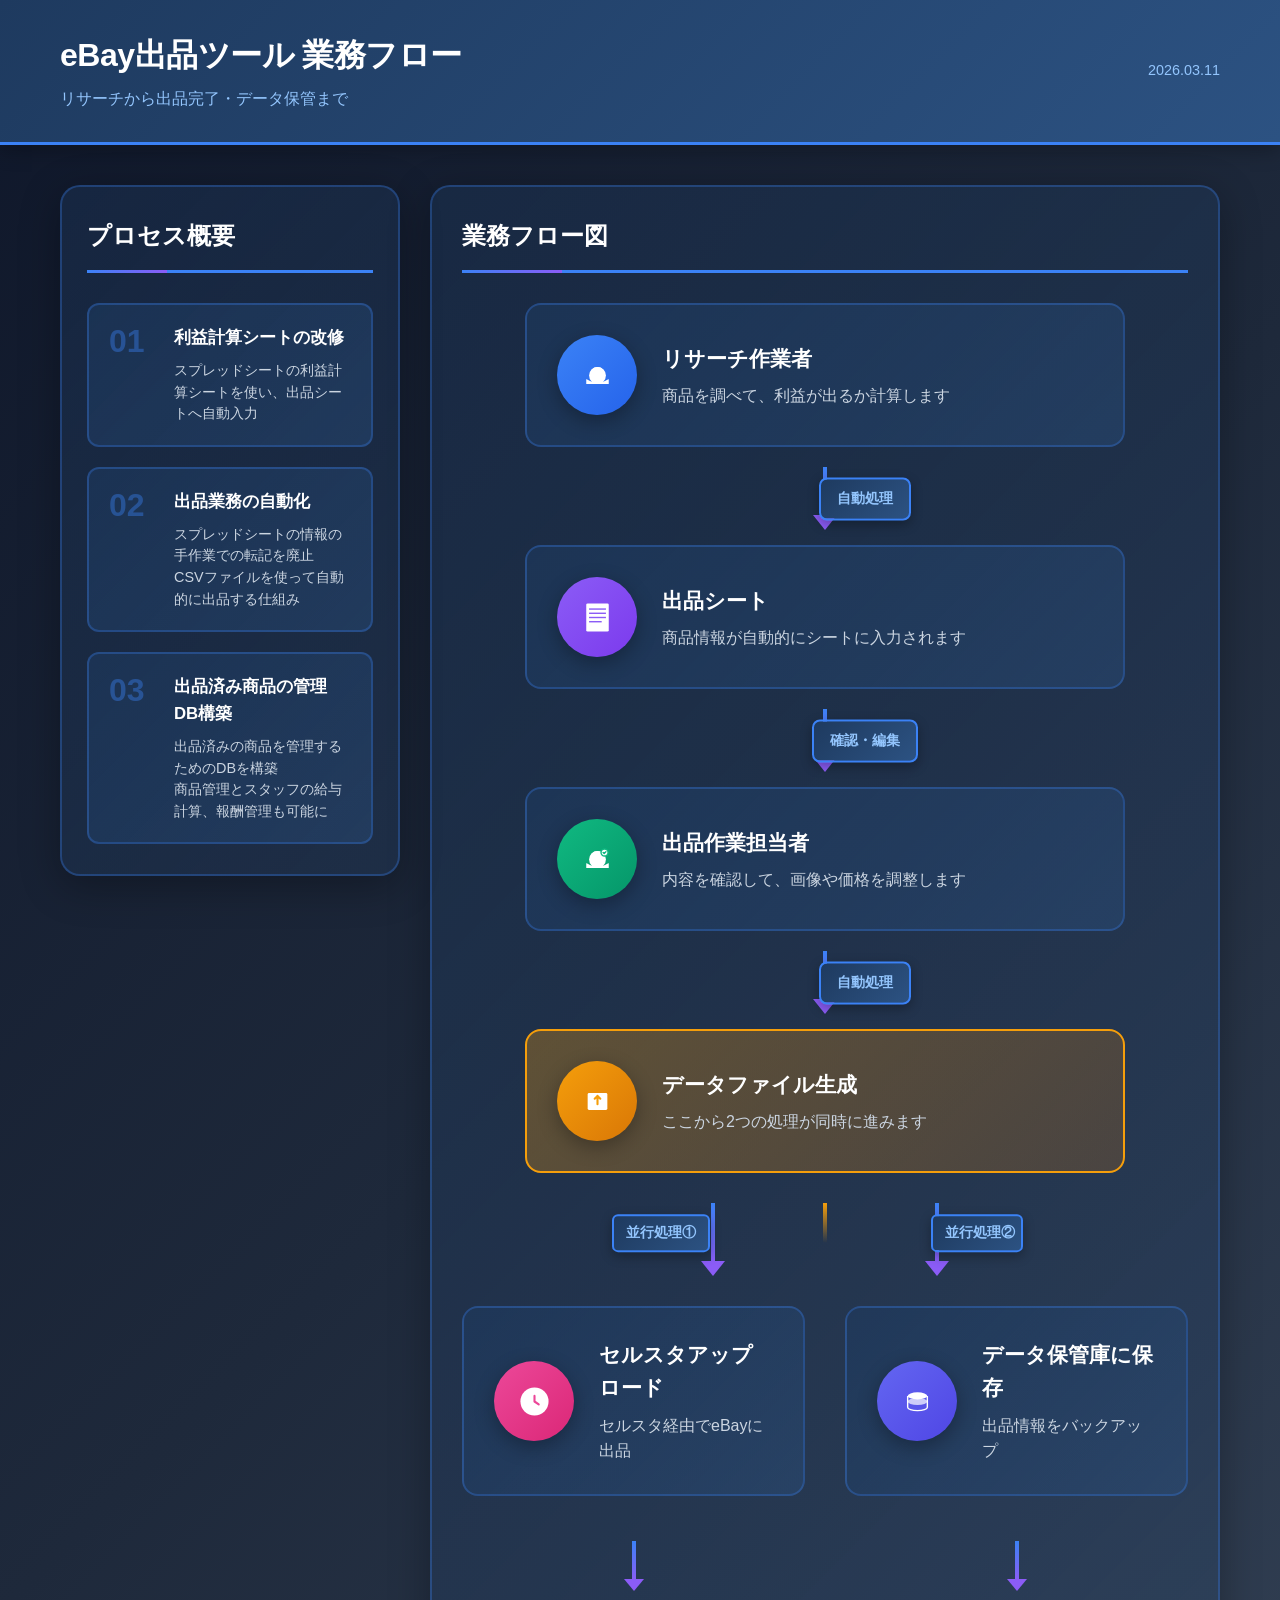
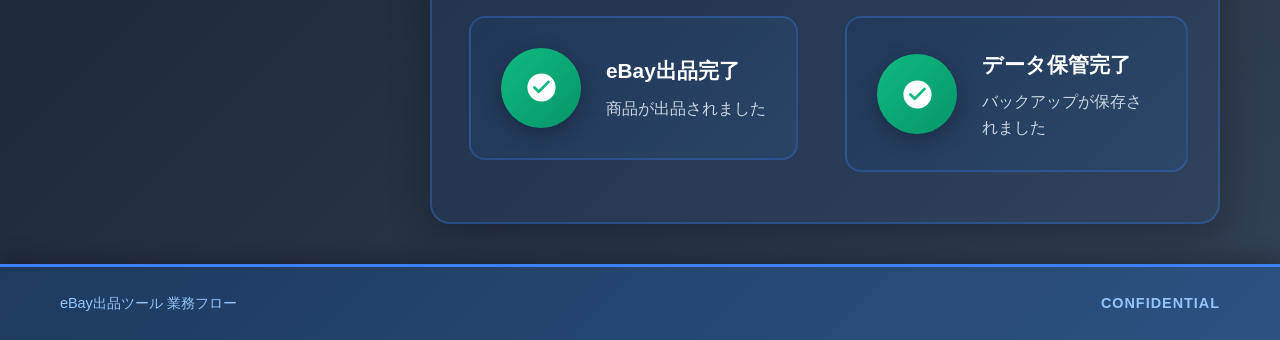
<file: projects/ebay-workflow/index.html>
<!DOCTYPE html>
<html lang="ja">
<head>
    <meta charset="UTF-8">
    <meta name="viewport" content="width=device-width, initial-scale=1.0">
    <title>eBay出品ツール - 業務フロー</title>
    <link rel="stylesheet" href="style.css">
</head>
<body>
    <div class="presentation">
        <!-- ヘッダー -->
        <header class="presentation-header">
            <div class="header-content">
                <h1>eBay出品ツール 業務フロー</h1>
                <p class="subtitle">リサーチから出品完了・データ保管まで</p>
            </div>
            <div class="header-meta">
                <span>2026.03.11</span>
            </div>
        </header>

        <!-- メインコンテンツ -->
        <main class="presentation-main">
            <div class="two-column-layout">
                <!-- 左カラム: プロセス概要 -->
                <aside class="process-overview">
                    <h2 class="overview-title">プロセス概要</h2>
                    <div class="process-list">
                        <div class="process-step">
                            <div class="step-number">01</div>
                            <div class="step-content">
                                <h3>利益計算シートの改修</h3>
                                <p>スプレッドシートの利益計算シートを使い、出品シートへ自動入力</p>
                            </div>
                        </div>

                        <div class="process-step">
                            <div class="step-number">02</div>
                            <div class="step-content">
                                <h3>出品業務の自動化</h3>
                                <p>スプレッドシートの情報の手作業での転記を廃止<br>CSVファイルを使って自動的に出品する仕組み</p>
                            </div>
                        </div>

                        <div class="process-step">
                            <div class="step-number">03</div>
                            <div class="step-content">
                                <h3>出品済み商品の管理DB構築</h3>
                                <p>出品済みの商品を管理するためのDBを構築<br>商品管理とスタッフの給与計算、報酬管理も可能に</p>
                            </div>
                        </div>
                    </div>
                </aside>

                <!-- 右カラム: ビジュアルフロー -->
                <section class="visual-flow">
                    <h2 class="flow-title">業務フロー図</h2>

                    <!-- ステップ1: リサーチ作業者 -->
                    <div class="flow-step">
                        <div class="step-icon-large blue">
                            <svg viewBox="0 0 64 64" fill="none" xmlns="http://www.w3.org/2000/svg">
                                <circle cx="32" cy="32" r="12" fill="#FFFFFF"/>
                                <path d="M32 20C26.48 20 22 24.48 22 30C22 35.52 26.48 40 32 40C37.52 40 42 35.52 42 30C42 24.48 37.52 20 32 20ZM32 36C28.69 36 26 33.31 26 30C26 26.69 28.69 24 32 24C35.31 24 38 26.69 38 30C38 33.31 35.31 36 32 36Z" fill="#FFFFFF"/>
                                <path d="M32 42C23 42 16 37 16 37V44H48V37C48 37 41 42 32 42Z" fill="#FFFFFF"/>
                            </svg>
                        </div>
                        <div class="step-info">
                            <h3>リサーチ作業者</h3>
                            <p>商品を調べて、利益が出るか計算します</p>
                        </div>
                    </div>

                    <!-- 矢印 -->
                    <div class="flow-arrow">
                        <div class="arrow-line"></div>
                        <div class="arrow-head"></div>
                        <span class="arrow-label">自動処理</span>
                    </div>

                    <!-- ステップ2: 出品シート出力 -->
                    <div class="flow-step">
                        <div class="step-icon-large purple">
                            <svg viewBox="0 0 64 64" fill="none" xmlns="http://www.w3.org/2000/svg">
                                <rect x="16" y="12" width="32" height="40" rx="2" fill="#FFFFFF"/>
                                <line x1="20" y1="20" x2="44" y2="20" stroke="#8B5CF6" stroke-width="2"/>
                                <line x1="20" y1="26" x2="44" y2="26" stroke="#8B5CF6" stroke-width="2"/>
                                <line x1="20" y1="32" x2="44" y2="32" stroke="#8B5CF6" stroke-width="2"/>
                                <line x1="20" y1="38" x2="38" y2="38" stroke="#8B5CF6" stroke-width="2"/>
                            </svg>
                        </div>
                        <div class="step-info">
                            <h3>出品シート</h3>
                            <p>商品情報が自動的にシートに入力されます</p>
                        </div>
                    </div>

                    <!-- 矢印 -->
                    <div class="flow-arrow">
                        <div class="arrow-line"></div>
                        <div class="arrow-head"></div>
                        <span class="arrow-label">確認・編集</span>
                    </div>

                    <!-- ステップ3: 出品作業担当者 -->
                    <div class="flow-step">
                        <div class="step-icon-large green">
                            <svg viewBox="0 0 64 64" fill="none" xmlns="http://www.w3.org/2000/svg">
                                <circle cx="32" cy="32" r="12" fill="#FFFFFF"/>
                                <path d="M32 20C26.48 20 22 24.48 22 30C22 35.52 26.48 40 32 40C37.52 40 42 35.52 42 30C42 24.48 37.52 20 32 20ZM32 36C28.69 36 26 33.31 26 30C26 26.69 28.69 24 32 24C35.31 24 38 26.69 38 30C38 33.31 35.31 36 32 36Z" fill="#FFFFFF"/>
                                <path d="M32 42C23 42 16 37 16 37V44H48V37C48 37 41 42 32 42Z" fill="#FFFFFF"/>
                                <circle cx="42" cy="22" r="5" fill="#FFF" stroke="#10B981" stroke-width="2"/>
                                <path d="M40 22L41.5 23.5L44 21" stroke="#10B981" stroke-width="2" stroke-linecap="round" stroke-linejoin="round"/>
                            </svg>
                        </div>
                        <div class="step-info">
                            <h3>出品作業担当者</h3>
                            <p>内容を確認して、画像や価格を調整します</p>
                        </div>
                    </div>

                    <!-- 矢印 -->
                    <div class="flow-arrow">
                        <div class="arrow-line"></div>
                        <div class="arrow-head"></div>
                        <span class="arrow-label">自動処理</span>
                    </div>

                    <!-- ステップ4: データファイル生成（分岐点） -->
                    <div class="flow-step branch-point">
                        <div class="step-icon-large orange">
                            <svg viewBox="0 0 64 64" fill="none" xmlns="http://www.w3.org/2000/svg">
                                <rect x="18" y="20" width="28" height="24" rx="2" fill="#FFFFFF"/>
                                <path d="M28 28L32 24L36 28M32 24V36" stroke="#F59E0B" stroke-width="3" stroke-linecap="round" stroke-linejoin="round"/>
                            </svg>
                        </div>
                        <div class="step-info">
                            <h3>データファイル生成</h3>
                            <p>ここから2つの処理が同時に進みます</p>
                        </div>
                    </div>

                    <!-- 分岐矢印 -->
                    <div class="branch-arrows">
                        <div class="branch-left">
                            <div class="arrow-line"></div>
                            <div class="arrow-head"></div>
                            <span class="arrow-label">並行処理①</span>
                        </div>
                        <div class="branch-right">
                            <div class="arrow-line"></div>
                            <div class="arrow-head"></div>
                            <span class="arrow-label">並行処理②</span>
                        </div>
                    </div>

                    <!-- 並行処理 -->
                    <div class="parallel-flow">
                        <!-- 左側: セルスタアップロード -->
                        <div class="parallel-path">
                            <div class="flow-step">
                                <div class="step-icon-large pink">
                                    <svg viewBox="0 0 64 64" fill="none" xmlns="http://www.w3.org/2000/svg">
                                        <circle cx="32" cy="32" r="20" fill="#FFFFFF"/>
                                        <path d="M32 24V32L38 36" stroke="#EC4899" stroke-width="3" stroke-linecap="round" stroke-linejoin="round"/>
                                    </svg>
                                </div>
                                <div class="step-info">
                                    <h3>セルスタアップロード</h3>
                                    <p>セルスタ経由でeBayに出品</p>
                                </div>
                            </div>

                            <div class="flow-arrow-small">
                                <div class="arrow-line"></div>
                                <div class="arrow-head"></div>
                            </div>

                            <div class="flow-step">
                                <div class="step-icon-large success">
                                    <svg viewBox="0 0 64 64" fill="none" xmlns="http://www.w3.org/2000/svg">
                                        <circle cx="32" cy="32" r="20" fill="#FFFFFF"/>
                                        <path d="M22 32L28 38L42 24" stroke="#10B981" stroke-width="4" stroke-linecap="round" stroke-linejoin="round"/>
                                    </svg>
                                </div>
                                <div class="step-info">
                                    <h3>eBay出品完了</h3>
                                    <p>商品が出品されました</p>
                                </div>
                            </div>
                        </div>

                        <!-- 右側: データベース保存 -->
                        <div class="parallel-path">
                            <div class="flow-step">
                                <div class="step-icon-large indigo">
                                    <svg viewBox="0 0 64 64" fill="none" xmlns="http://www.w3.org/2000/svg">
                                        <ellipse cx="32" cy="24" rx="14" ry="5" fill="#FFFFFF"/>
                                        <path d="M18 24V40C18 42.7614 24.2686 45 32 45C39.7314 45 46 42.7614 46 40V24" stroke="#FFFFFF" stroke-width="2"/>
                                        <ellipse cx="32" cy="32" rx="14" ry="5" fill="#FFFFFF" opacity="0.7"/>
                                    </svg>
                                </div>
                                <div class="step-info">
                                    <h3>データ保管庫に保存</h3>
                                    <p>出品情報をバックアップ</p>
                                </div>
                            </div>

                            <div class="flow-arrow-small">
                                <div class="arrow-line"></div>
                                <div class="arrow-head"></div>
                            </div>

                            <div class="flow-step">
                                <div class="step-icon-large success">
                                    <svg viewBox="0 0 64 64" fill="none" xmlns="http://www.w3.org/2000/svg">
                                        <circle cx="32" cy="32" r="20" fill="#FFFFFF"/>
                                        <path d="M22 32L28 38L42 24" stroke="#10B981" stroke-width="4" stroke-linecap="round" stroke-linejoin="round"/>
                                    </svg>
                                </div>
                                <div class="step-info">
                                    <h3>データ保管完了</h3>
                                    <p>バックアップが保存されました</p>
                                </div>
                            </div>
                        </div>
                    </div>
                </section>
            </div>
        </main>

        <!-- フッター -->
        <footer class="presentation-footer">
            <div class="footer-left">
                <span>eBay出品ツール 業務フロー</span>
            </div>
            <div class="footer-right">
                <span>Confidential</span>
            </div>
        </footer>
    </div>
</body>
</html>
</file>
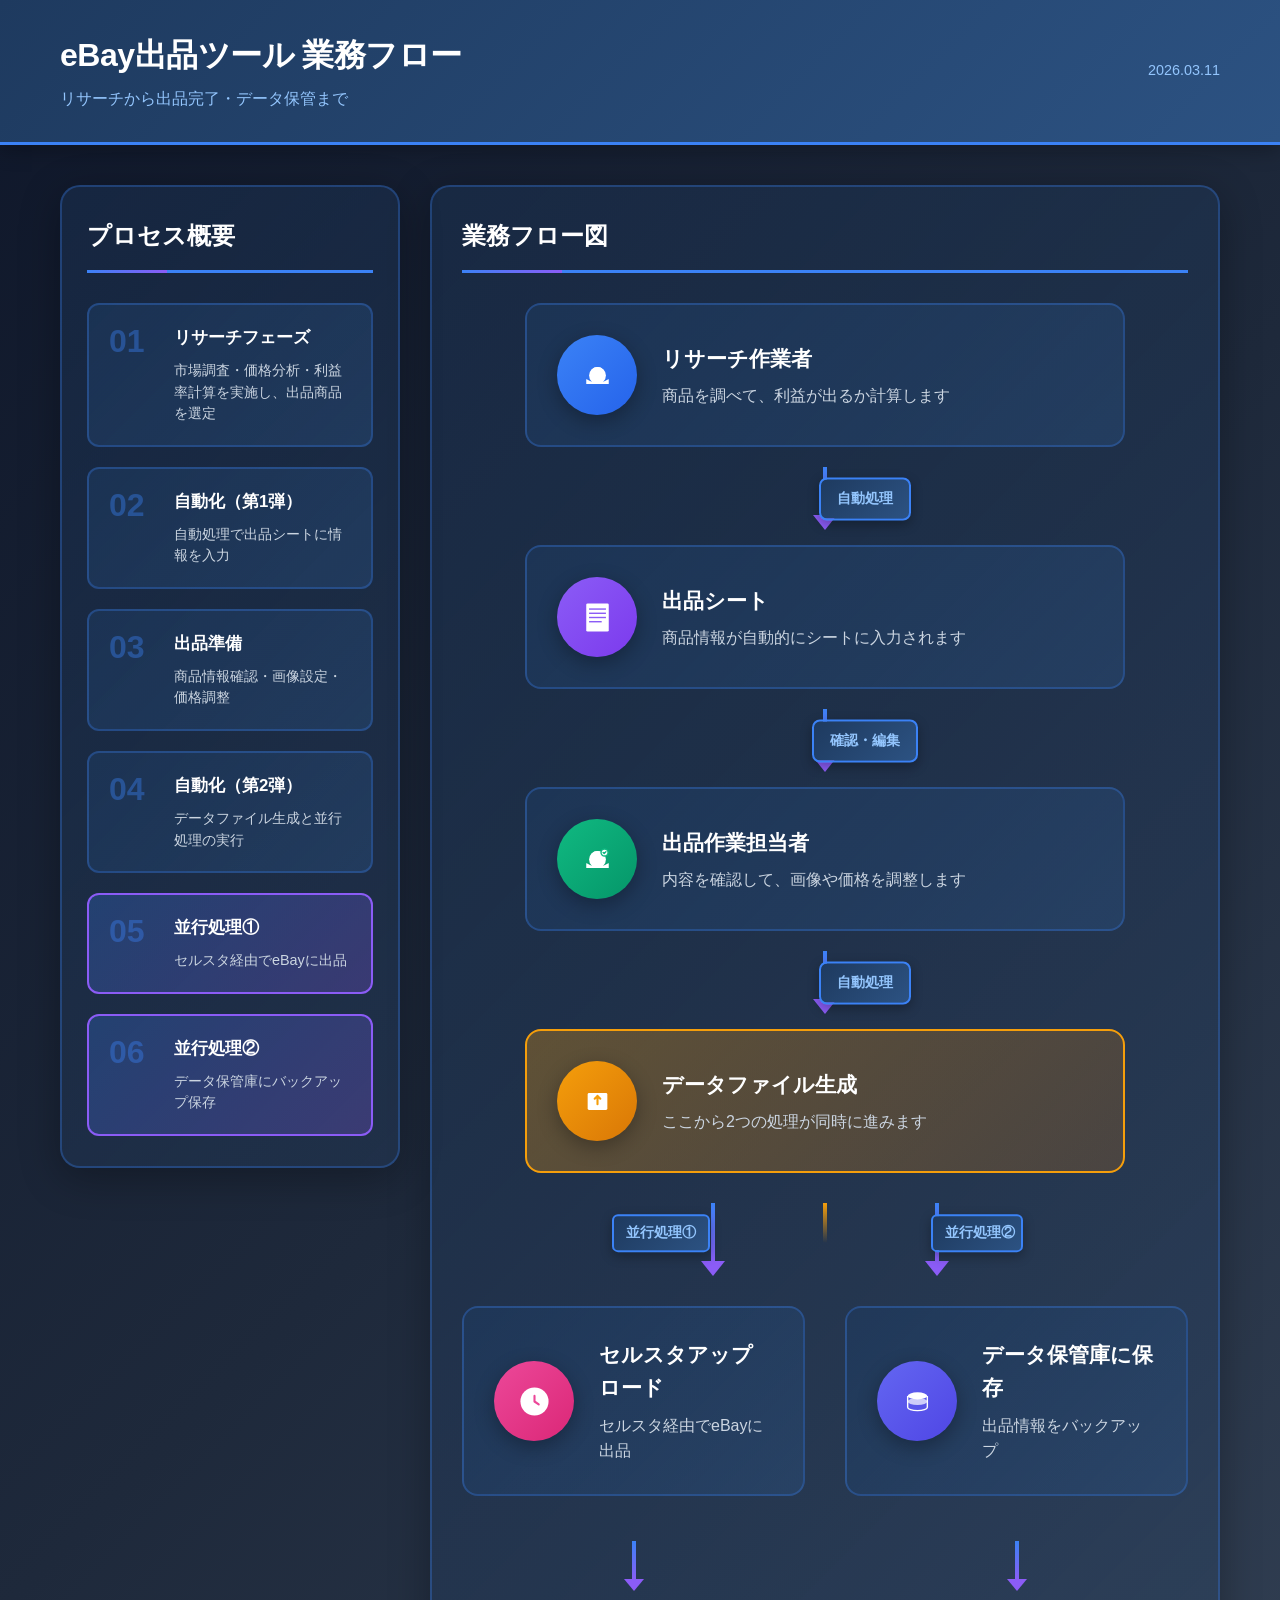
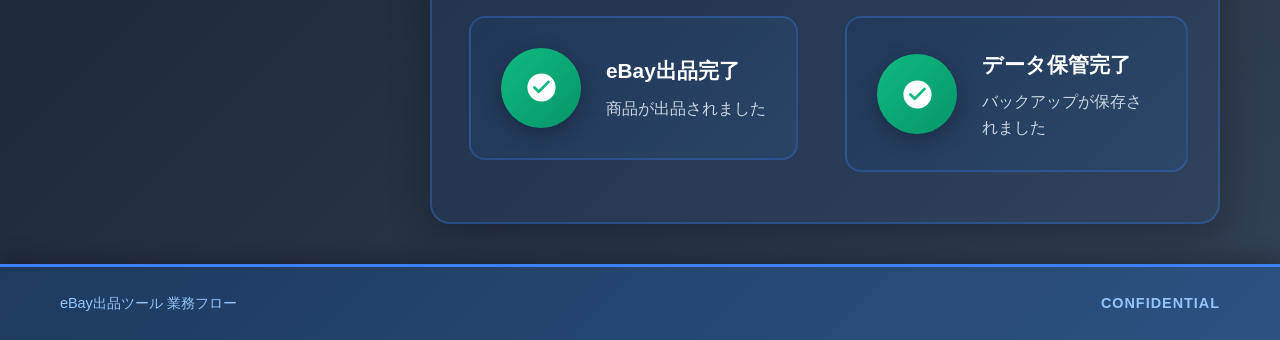
<file: projects/ebay-workflow/workflow-diagram-standalone.html>
<!DOCTYPE html>
<html lang="ja">
<head>
    <meta charset="UTF-8">
    <meta name="viewport" content="width=device-width, initial-scale=1.0">
    <title>eBay出品ツール - 業務フロー</title>
    <style>
/* ==========================================
   リセット & ベーススタイル
   ========================================== */
* {
    margin: 0;
    padding: 0;
    box-sizing: border-box;
}

html {
    scroll-behavior: smooth;
}

body {
    font-family: -apple-system, BlinkMacSystemFont, 'Segoe UI', 'Roboto', 'Helvetica Neue', Arial, sans-serif;
    background: linear-gradient(135deg, #0f172a 0%, #1e293b 50%, #334155 100%);
    color: #e2e8f0;
    line-height: 1.6;
    overflow-x: hidden;
}

/* ==========================================
   プレゼンテーションコンテナ
   ========================================== */
.presentation {
    min-height: 100vh;
    display: flex;
    flex-direction: column;
}

/* ==========================================
   ヘッダー
   ========================================== */
.presentation-header {
    background: linear-gradient(135deg, #1e3a5f 0%, #2c5282 100%);
    padding: 30px 60px;
    display: flex;
    justify-content: space-between;
    align-items: center;
    border-bottom: 3px solid #3b82f6;
    box-shadow: 0 4px 20px rgba(0, 0, 0, 0.3);
}

.header-content h1 {
    font-size: 2rem;
    font-weight: 700;
    color: #ffffff;
    margin-bottom: 5px;
    letter-spacing: -0.5px;
}

.header-content .subtitle {
    font-size: 1rem;
    color: #93c5fd;
    font-weight: 400;
}

.header-meta {
    font-size: 0.9rem;
    color: #93c5fd;
    font-weight: 500;
}

/* ==========================================
   メインコンテンツ
   ========================================== */
.presentation-main {
    flex: 1;
    padding: 40px 60px;
}

/* ==========================================
   2カラムレイアウト
   ========================================== */
.two-column-layout {
    display: grid;
    grid-template-columns: 380px 1fr;
    gap: 40px;
    max-width: 1800px;
    margin: 0 auto;
}

/* ==========================================
   左カラム: プロセス概要
   ========================================== */
.process-overview {
    background: linear-gradient(135deg, rgba(30, 58, 95, 0.4) 0%, rgba(44, 82, 130, 0.2) 100%);
    padding: 40px 30px;
    border-radius: 20px;
    border: 2px solid rgba(59, 130, 246, 0.3);
    box-shadow: 0 10px 40px rgba(0, 0, 0, 0.3);
    height: fit-content;
    position: sticky;
    top: 40px;
}

.overview-title {
    font-size: 1.5rem;
    font-weight: 700;
    color: #ffffff;
    margin-bottom: 30px;
    padding-bottom: 15px;
    border-bottom: 3px solid #3b82f6;
    position: relative;
}

.overview-title::after {
    content: '';
    position: absolute;
    bottom: -3px;
    left: 0;
    width: 80px;
    height: 3px;
    background: linear-gradient(90deg, #3b82f6 0%, #8b5cf6 100%);
}

.process-list {
    display: flex;
    flex-direction: column;
    gap: 20px;
}

.process-step {
    background: linear-gradient(135deg, rgba(30, 58, 95, 0.6) 0%, rgba(44, 82, 130, 0.4) 100%);
    padding: 20px;
    border-radius: 12px;
    border: 2px solid rgba(59, 130, 246, 0.3);
    display: flex;
    gap: 15px;
    align-items: flex-start;
    transition: all 0.3s ease;
    position: relative;
    overflow: hidden;
}

.process-step::before {
    content: '';
    position: absolute;
    top: 0;
    left: 0;
    right: 0;
    height: 3px;
    background: linear-gradient(90deg, #3b82f6 0%, #8b5cf6 100%);
    transform: scaleX(0);
    transform-origin: left;
    transition: transform 0.3s ease;
}

.process-step:hover::before {
    transform: scaleX(1);
}

.process-step:hover {
    transform: translateX(5px);
    border-color: #3b82f6;
    box-shadow: 0 4px 20px rgba(59, 130, 246, 0.3);
}

.process-step.highlight {
    background: linear-gradient(135deg, rgba(59, 130, 246, 0.25) 0%, rgba(139, 92, 246, 0.25) 100%);
    border-color: #8b5cf6;
}

.step-number {
    font-size: 2rem;
    font-weight: 800;
    color: #3b82f6;
    line-height: 1;
    opacity: 0.4;
    min-width: 50px;
}

.step-content h3 {
    font-size: 1.05rem;
    font-weight: 700;
    color: #ffffff;
    margin-bottom: 8px;
}

.step-content p {
    font-size: 0.9rem;
    color: #cbd5e1;
    line-height: 1.5;
}

/* ==========================================
   右カラム: ビジュアルフロー
   ========================================== */
.visual-flow {
    background: linear-gradient(135deg, rgba(30, 58, 95, 0.4) 0%, rgba(44, 82, 130, 0.2) 100%);
    padding: 40px;
    border-radius: 20px;
    border: 2px solid rgba(59, 130, 246, 0.3);
    box-shadow: 0 10px 40px rgba(0, 0, 0, 0.3);
}

.flow-title {
    font-size: 1.5rem;
    font-weight: 700;
    color: #ffffff;
    margin-bottom: 30px;
    padding-bottom: 15px;
    border-bottom: 3px solid #3b82f6;
    position: relative;
}

.flow-title::after {
    content: '';
    position: absolute;
    bottom: -3px;
    left: 0;
    width: 100px;
    height: 3px;
    background: linear-gradient(90deg, #3b82f6 0%, #8b5cf6 100%);
}

/* フローステップ */
.flow-step {
    display: flex;
    align-items: center;
    gap: 25px;
    padding: 30px;
    background: linear-gradient(135deg, rgba(30, 58, 95, 0.6) 0%, rgba(44, 82, 130, 0.4) 100%);
    border-radius: 16px;
    border: 2px solid rgba(59, 130, 246, 0.3);
    margin: 0 auto 20px;
    max-width: 600px;
    transition: all 0.3s ease;
}

.flow-step:hover {
    transform: translateY(-3px);
    box-shadow: 0 8px 30px rgba(59, 130, 246, 0.4);
    border-color: #3b82f6;
}

/* アイコン */
.step-icon-large {
    width: 80px;
    height: 80px;
    border-radius: 50%;
    display: flex;
    align-items: center;
    justify-content: center;
    flex-shrink: 0;
    box-shadow: 0 6px 20px rgba(0, 0, 0, 0.3);
    transition: all 0.3s ease;
}

.flow-step:hover .step-icon-large {
    transform: scale(1.1);
}

.step-icon-large svg {
    width: 45px;
    height: 45px;
}

/* アイコンカラーバリエーション */
.step-icon-large.blue {
    background: linear-gradient(135deg, #3b82f6 0%, #2563eb 100%);
}

.step-icon-large.purple {
    background: linear-gradient(135deg, #8b5cf6 0%, #7c3aed 100%);
}

.step-icon-large.green {
    background: linear-gradient(135deg, #10b981 0%, #059669 100%);
}

.step-icon-large.orange {
    background: linear-gradient(135deg, #f59e0b 0%, #d97706 100%);
}

.step-icon-large.pink {
    background: linear-gradient(135deg, #ec4899 0%, #db2777 100%);
}

.step-icon-large.indigo {
    background: linear-gradient(135deg, #6366f1 0%, #4f46e5 100%);
}

.step-icon-large.success {
    background: linear-gradient(135deg, #10b981 0%, #059669 100%);
}

/* ステップ情報 */
.step-info {
    flex: 1;
}

.step-info h3 {
    font-size: 1.3rem;
    font-weight: 700;
    color: #ffffff;
    margin-bottom: 8px;
}

.step-info p {
    font-size: 1rem;
    color: #cbd5e1;
    line-height: 1.6;
}

/* 矢印コネクター */
.flow-arrow {
    display: flex;
    flex-direction: column;
    align-items: center;
    margin: 15px 0;
    position: relative;
}

.arrow-line {
    width: 4px;
    height: 50px;
    background: linear-gradient(180deg, #3b82f6 0%, #8b5cf6 100%);
    position: relative;
}

.arrow-head {
    width: 0;
    height: 0;
    border-left: 12px solid transparent;
    border-right: 12px solid transparent;
    border-top: 15px solid #8b5cf6;
    margin-top: -2px;
}

.arrow-label {
    position: absolute;
    left: 50%;
    top: 50%;
    transform: translate(calc(-50% + 40px), -50%);
    background: linear-gradient(135deg, #1e3a5f 0%, #2c5282 100%);
    color: #93c5fd;
    padding: 8px 16px;
    border-radius: 8px;
    font-weight: 700;
    font-size: 0.9rem;
    border: 2px solid #3b82f6;
    white-space: nowrap;
    box-shadow: 0 4px 12px rgba(0, 0, 0, 0.3);
}

/* 分岐点 */
.flow-step.branch-point {
    background: linear-gradient(135deg, rgba(245, 158, 11, 0.3) 0%, rgba(217, 119, 6, 0.2) 100%);
    border-color: #f59e0b;
}

/* 分岐矢印 */
.branch-arrows {
    display: flex;
    justify-content: center;
    gap: 200px;
    margin: 30px 0;
    position: relative;
}

.branch-arrows::before {
    content: '';
    position: absolute;
    top: 0;
    left: 50%;
    transform: translateX(-50%);
    width: 4px;
    height: 40px;
    background: linear-gradient(180deg, #f59e0b 0%, transparent 100%);
}

.branch-left,
.branch-right {
    display: flex;
    flex-direction: column;
    align-items: center;
    position: relative;
}

.branch-left .arrow-line,
.branch-right .arrow-line {
    width: 4px;
    height: 60px;
    background: linear-gradient(180deg, #3b82f6 0%, #8b5cf6 100%);
}

.branch-left .arrow-head,
.branch-right .arrow-head {
    width: 0;
    height: 0;
    border-left: 12px solid transparent;
    border-right: 12px solid transparent;
    border-top: 15px solid #8b5cf6;
    margin-top: -2px;
}

.branch-left .arrow-label,
.branch-right .arrow-label {
    position: absolute;
    top: 30px;
    background: linear-gradient(135deg, #1e3a5f 0%, #2c5282 100%);
    color: #93c5fd;
    padding: 6px 12px;
    border-radius: 6px;
    font-weight: 700;
    font-size: 0.85rem;
    border: 2px solid #3b82f6;
    white-space: nowrap;
    box-shadow: 0 4px 12px rgba(0, 0, 0, 0.3);
}

.branch-left .arrow-label {
    left: -80px;
}

.branch-right .arrow-label {
    right: -80px;
}

/* 並行処理 */
.parallel-flow {
    display: grid;
    grid-template-columns: 1fr 1fr;
    gap: 40px;
    margin-top: 20px;
}

.parallel-path {
    display: flex;
    flex-direction: column;
    gap: 15px;
}

/* 小さい矢印 */
.flow-arrow-small {
    display: flex;
    flex-direction: column;
    align-items: center;
    margin: 10px 0;
}

.flow-arrow-small .arrow-line {
    width: 4px;
    height: 40px;
    background: linear-gradient(180deg, #3b82f6 0%, #8b5cf6 100%);
}

.flow-arrow-small .arrow-head {
    width: 0;
    height: 0;
    border-left: 10px solid transparent;
    border-right: 10px solid transparent;
    border-top: 12px solid #8b5cf6;
    margin-top: -2px;
}

/* ==========================================
   フッター
   ========================================== */
.presentation-footer {
    background: linear-gradient(135deg, #1e3a5f 0%, #2c5282 100%);
    padding: 25px 60px;
    display: flex;
    justify-content: space-between;
    align-items: center;
    border-top: 3px solid #3b82f6;
    box-shadow: 0 -4px 20px rgba(0, 0, 0, 0.3);
}

.footer-left,
.footer-right {
    font-size: 0.9rem;
    color: #93c5fd;
    font-weight: 500;
}

.footer-right {
    text-transform: uppercase;
    letter-spacing: 1px;
    font-weight: 600;
}

/* ==========================================
   レスポンシブデザイン
   ========================================== */
@media (max-width: 1400px) {
    .two-column-layout {
        grid-template-columns: 340px 1fr;
        gap: 30px;
    }

    .process-overview {
        padding: 30px 25px;
    }

    .visual-flow {
        padding: 30px;
    }
}

@media (max-width: 1200px) {
    .two-column-layout {
        grid-template-columns: 1fr;
        gap: 40px;
    }

    .process-overview {
        position: static;
    }

    .parallel-flow {
        grid-template-columns: 1fr;
        gap: 30px;
    }

    .branch-arrows {
        gap: 0;
        flex-direction: column;
        align-items: center;
    }

    .branch-left .arrow-label,
    .branch-right .arrow-label {
        position: static;
        margin-top: 10px;
    }
}

@media (max-width: 768px) {
    .presentation-header {
        padding: 20px 30px;
        flex-direction: column;
        text-align: center;
        gap: 15px;
    }

    .header-content h1 {
        font-size: 1.5rem;
    }

    .presentation-main {
        padding: 30px 20px;
    }

    .process-overview,
    .visual-flow {
        padding: 25px 20px;
    }

    .process-list {
        gap: 15px;
    }

    .process-step {
        padding: 15px;
    }

    .step-number {
        font-size: 1.5rem;
        min-width: 40px;
    }

    .step-content h3 {
        font-size: 0.95rem;
    }

    .step-content p {
        font-size: 0.85rem;
    }

    .flow-step {
        flex-direction: column;
        padding: 20px;
        text-align: center;
    }

    .step-icon-large {
        width: 70px;
        height: 70px;
    }

    .step-icon-large svg {
        width: 40px;
        height: 40px;
    }

    .step-info h3 {
        font-size: 1.1rem;
    }

    .step-info p {
        font-size: 0.9rem;
    }

    .arrow-label {
        transform: translate(-50%, -50%);
        left: 50%;
        font-size: 0.8rem;
        padding: 6px 12px;
    }

    .branch-arrows {
        gap: 20px;
    }

    .presentation-footer {
        padding: 20px 30px;
        flex-direction: column;
        gap: 10px;
        text-align: center;
    }
}

/* ==========================================
   印刷用スタイル
   ========================================== */
@media print {
    body {
        background: white;
    }

    .presentation {
        background: white;
    }

    .two-column-layout {
        grid-template-columns: 1fr;
    }

    .process-overview {
        page-break-after: always;
    }

    .presentation-header,
    .presentation-footer {
        background: #1e3a5f;
        -webkit-print-color-adjust: exact;
        print-color-adjust: exact;
    }
}

/* ==========================================
   アクセシビリティ
   ========================================== */
@media (prefers-reduced-motion: reduce) {
    *,
    *::before,
    *::after {
        animation-duration: 0.01ms !important;
        animation-iteration-count: 1 !important;
        transition-duration: 0.01ms !important;
    }
}

/* ==========================================
   スクロールバーのカスタマイズ
   ========================================== */
::-webkit-scrollbar {
    width: 12px;
}

::-webkit-scrollbar-track {
    background: #0f172a;
}

::-webkit-scrollbar-thumb {
    background: linear-gradient(135deg, #3b82f6 0%, #8b5cf6 100%);
    border-radius: 6px;
}

::-webkit-scrollbar-thumb:hover {
    background: linear-gradient(135deg, #2563eb 0%, #7c3aed 100%);
}

    </style>
</head>
<body>
    <div class="presentation">
        <!-- ヘッダー -->
        <header class="presentation-header">
            <div class="header-content">
                <h1>eBay出品ツール 業務フロー</h1>
                <p class="subtitle">リサーチから出品完了・データ保管まで</p>
            </div>
            <div class="header-meta">
                <span>2026.03.11</span>
            </div>
        </header>

        <!-- メインコンテンツ -->
        <main class="presentation-main">
            <div class="two-column-layout">
                <!-- 左カラム: プロセス概要 -->
                <aside class="process-overview">
                    <h2 class="overview-title">プロセス概要</h2>
                    <div class="process-list">
                        <div class="process-step">
                            <div class="step-number">01</div>
                            <div class="step-content">
                                <h3>リサーチフェーズ</h3>
                                <p>市場調査・価格分析・利益率計算を実施し、出品商品を選定</p>
                            </div>
                        </div>

                        <div class="process-step">
                            <div class="step-number">02</div>
                            <div class="step-content">
                                <h3>自動化（第1弾）</h3>
                                <p>自動処理で出品シートに情報を入力</p>
                            </div>
                        </div>

                        <div class="process-step">
                            <div class="step-number">03</div>
                            <div class="step-content">
                                <h3>出品準備</h3>
                                <p>商品情報確認・画像設定・価格調整</p>
                            </div>
                        </div>

                        <div class="process-step">
                            <div class="step-number">04</div>
                            <div class="step-content">
                                <h3>自動化（第2弾）</h3>
                                <p>データファイル生成と並行処理の実行</p>
                            </div>
                        </div>

                        <div class="process-step highlight">
                            <div class="step-number">05</div>
                            <div class="step-content">
                                <h3>並行処理①</h3>
                                <p>セルスタ経由でeBayに出品</p>
                            </div>
                        </div>

                        <div class="process-step highlight">
                            <div class="step-number">06</div>
                            <div class="step-content">
                                <h3>並行処理②</h3>
                                <p>データ保管庫にバックアップ保存</p>
                            </div>
                        </div>
                    </div>
                </aside>

                <!-- 右カラム: ビジュアルフロー -->
                <section class="visual-flow">
                    <h2 class="flow-title">業務フロー図</h2>

                    <!-- ステップ1: リサーチ作業者 -->
                    <div class="flow-step">
                        <div class="step-icon-large blue">
                            <svg viewBox="0 0 64 64" fill="none" xmlns="http://www.w3.org/2000/svg">
                                <circle cx="32" cy="32" r="12" fill="#FFFFFF"/>
                                <path d="M32 20C26.48 20 22 24.48 22 30C22 35.52 26.48 40 32 40C37.52 40 42 35.52 42 30C42 24.48 37.52 20 32 20ZM32 36C28.69 36 26 33.31 26 30C26 26.69 28.69 24 32 24C35.31 24 38 26.69 38 30C38 33.31 35.31 36 32 36Z" fill="#FFFFFF"/>
                                <path d="M32 42C23 42 16 37 16 37V44H48V37C48 37 41 42 32 42Z" fill="#FFFFFF"/>
                            </svg>
                        </div>
                        <div class="step-info">
                            <h3>リサーチ作業者</h3>
                            <p>商品を調べて、利益が出るか計算します</p>
                        </div>
                    </div>

                    <!-- 矢印 -->
                    <div class="flow-arrow">
                        <div class="arrow-line"></div>
                        <div class="arrow-head"></div>
                        <span class="arrow-label">自動処理</span>
                    </div>

                    <!-- ステップ2: 出品シート出力 -->
                    <div class="flow-step">
                        <div class="step-icon-large purple">
                            <svg viewBox="0 0 64 64" fill="none" xmlns="http://www.w3.org/2000/svg">
                                <rect x="16" y="12" width="32" height="40" rx="2" fill="#FFFFFF"/>
                                <line x1="20" y1="20" x2="44" y2="20" stroke="#8B5CF6" stroke-width="2"/>
                                <line x1="20" y1="26" x2="44" y2="26" stroke="#8B5CF6" stroke-width="2"/>
                                <line x1="20" y1="32" x2="44" y2="32" stroke="#8B5CF6" stroke-width="2"/>
                                <line x1="20" y1="38" x2="38" y2="38" stroke="#8B5CF6" stroke-width="2"/>
                            </svg>
                        </div>
                        <div class="step-info">
                            <h3>出品シート</h3>
                            <p>商品情報が自動的にシートに入力されます</p>
                        </div>
                    </div>

                    <!-- 矢印 -->
                    <div class="flow-arrow">
                        <div class="arrow-line"></div>
                        <div class="arrow-head"></div>
                        <span class="arrow-label">確認・編集</span>
                    </div>

                    <!-- ステップ3: 出品作業担当者 -->
                    <div class="flow-step">
                        <div class="step-icon-large green">
                            <svg viewBox="0 0 64 64" fill="none" xmlns="http://www.w3.org/2000/svg">
                                <circle cx="32" cy="32" r="12" fill="#FFFFFF"/>
                                <path d="M32 20C26.48 20 22 24.48 22 30C22 35.52 26.48 40 32 40C37.52 40 42 35.52 42 30C42 24.48 37.52 20 32 20ZM32 36C28.69 36 26 33.31 26 30C26 26.69 28.69 24 32 24C35.31 24 38 26.69 38 30C38 33.31 35.31 36 32 36Z" fill="#FFFFFF"/>
                                <path d="M32 42C23 42 16 37 16 37V44H48V37C48 37 41 42 32 42Z" fill="#FFFFFF"/>
                                <circle cx="42" cy="22" r="5" fill="#FFF" stroke="#10B981" stroke-width="2"/>
                                <path d="M40 22L41.5 23.5L44 21" stroke="#10B981" stroke-width="2" stroke-linecap="round" stroke-linejoin="round"/>
                            </svg>
                        </div>
                        <div class="step-info">
                            <h3>出品作業担当者</h3>
                            <p>内容を確認して、画像や価格を調整します</p>
                        </div>
                    </div>

                    <!-- 矢印 -->
                    <div class="flow-arrow">
                        <div class="arrow-line"></div>
                        <div class="arrow-head"></div>
                        <span class="arrow-label">自動処理</span>
                    </div>

                    <!-- ステップ4: データファイル生成（分岐点） -->
                    <div class="flow-step branch-point">
                        <div class="step-icon-large orange">
                            <svg viewBox="0 0 64 64" fill="none" xmlns="http://www.w3.org/2000/svg">
                                <rect x="18" y="20" width="28" height="24" rx="2" fill="#FFFFFF"/>
                                <path d="M28 28L32 24L36 28M32 24V36" stroke="#F59E0B" stroke-width="3" stroke-linecap="round" stroke-linejoin="round"/>
                            </svg>
                        </div>
                        <div class="step-info">
                            <h3>データファイル生成</h3>
                            <p>ここから2つの処理が同時に進みます</p>
                        </div>
                    </div>

                    <!-- 分岐矢印 -->
                    <div class="branch-arrows">
                        <div class="branch-left">
                            <div class="arrow-line"></div>
                            <div class="arrow-head"></div>
                            <span class="arrow-label">並行処理①</span>
                        </div>
                        <div class="branch-right">
                            <div class="arrow-line"></div>
                            <div class="arrow-head"></div>
                            <span class="arrow-label">並行処理②</span>
                        </div>
                    </div>

                    <!-- 並行処理 -->
                    <div class="parallel-flow">
                        <!-- 左側: セルスタアップロード -->
                        <div class="parallel-path">
                            <div class="flow-step">
                                <div class="step-icon-large pink">
                                    <svg viewBox="0 0 64 64" fill="none" xmlns="http://www.w3.org/2000/svg">
                                        <circle cx="32" cy="32" r="20" fill="#FFFFFF"/>
                                        <path d="M32 24V32L38 36" stroke="#EC4899" stroke-width="3" stroke-linecap="round" stroke-linejoin="round"/>
                                    </svg>
                                </div>
                                <div class="step-info">
                                    <h3>セルスタアップロード</h3>
                                    <p>セルスタ経由でeBayに出品</p>
                                </div>
                            </div>

                            <div class="flow-arrow-small">
                                <div class="arrow-line"></div>
                                <div class="arrow-head"></div>
                            </div>

                            <div class="flow-step">
                                <div class="step-icon-large success">
                                    <svg viewBox="0 0 64 64" fill="none" xmlns="http://www.w3.org/2000/svg">
                                        <circle cx="32" cy="32" r="20" fill="#FFFFFF"/>
                                        <path d="M22 32L28 38L42 24" stroke="#10B981" stroke-width="4" stroke-linecap="round" stroke-linejoin="round"/>
                                    </svg>
                                </div>
                                <div class="step-info">
                                    <h3>eBay出品完了</h3>
                                    <p>商品が出品されました</p>
                                </div>
                            </div>
                        </div>

                        <!-- 右側: データベース保存 -->
                        <div class="parallel-path">
                            <div class="flow-step">
                                <div class="step-icon-large indigo">
                                    <svg viewBox="0 0 64 64" fill="none" xmlns="http://www.w3.org/2000/svg">
                                        <ellipse cx="32" cy="24" rx="14" ry="5" fill="#FFFFFF"/>
                                        <path d="M18 24V40C18 42.7614 24.2686 45 32 45C39.7314 45 46 42.7614 46 40V24" stroke="#FFFFFF" stroke-width="2"/>
                                        <ellipse cx="32" cy="32" rx="14" ry="5" fill="#FFFFFF" opacity="0.7"/>
                                    </svg>
                                </div>
                                <div class="step-info">
                                    <h3>データ保管庫に保存</h3>
                                    <p>出品情報をバックアップ</p>
                                </div>
                            </div>

                            <div class="flow-arrow-small">
                                <div class="arrow-line"></div>
                                <div class="arrow-head"></div>
                            </div>

                            <div class="flow-step">
                                <div class="step-icon-large success">
                                    <svg viewBox="0 0 64 64" fill="none" xmlns="http://www.w3.org/2000/svg">
                                        <circle cx="32" cy="32" r="20" fill="#FFFFFF"/>
                                        <path d="M22 32L28 38L42 24" stroke="#10B981" stroke-width="4" stroke-linecap="round" stroke-linejoin="round"/>
                                    </svg>
                                </div>
                                <div class="step-info">
                                    <h3>データ保管完了</h3>
                                    <p>バックアップが保存されました</p>
                                </div>
                            </div>
                        </div>
                    </div>
                </section>
            </div>
        </main>

        <!-- フッター -->
        <footer class="presentation-footer">
            <div class="footer-left">
                <span>eBay出品ツール 業務フロー</span>
            </div>
            <div class="footer-right">
                <span>Confidential</span>
            </div>
        </footer>
    </div>
</body>
</html>
</file>
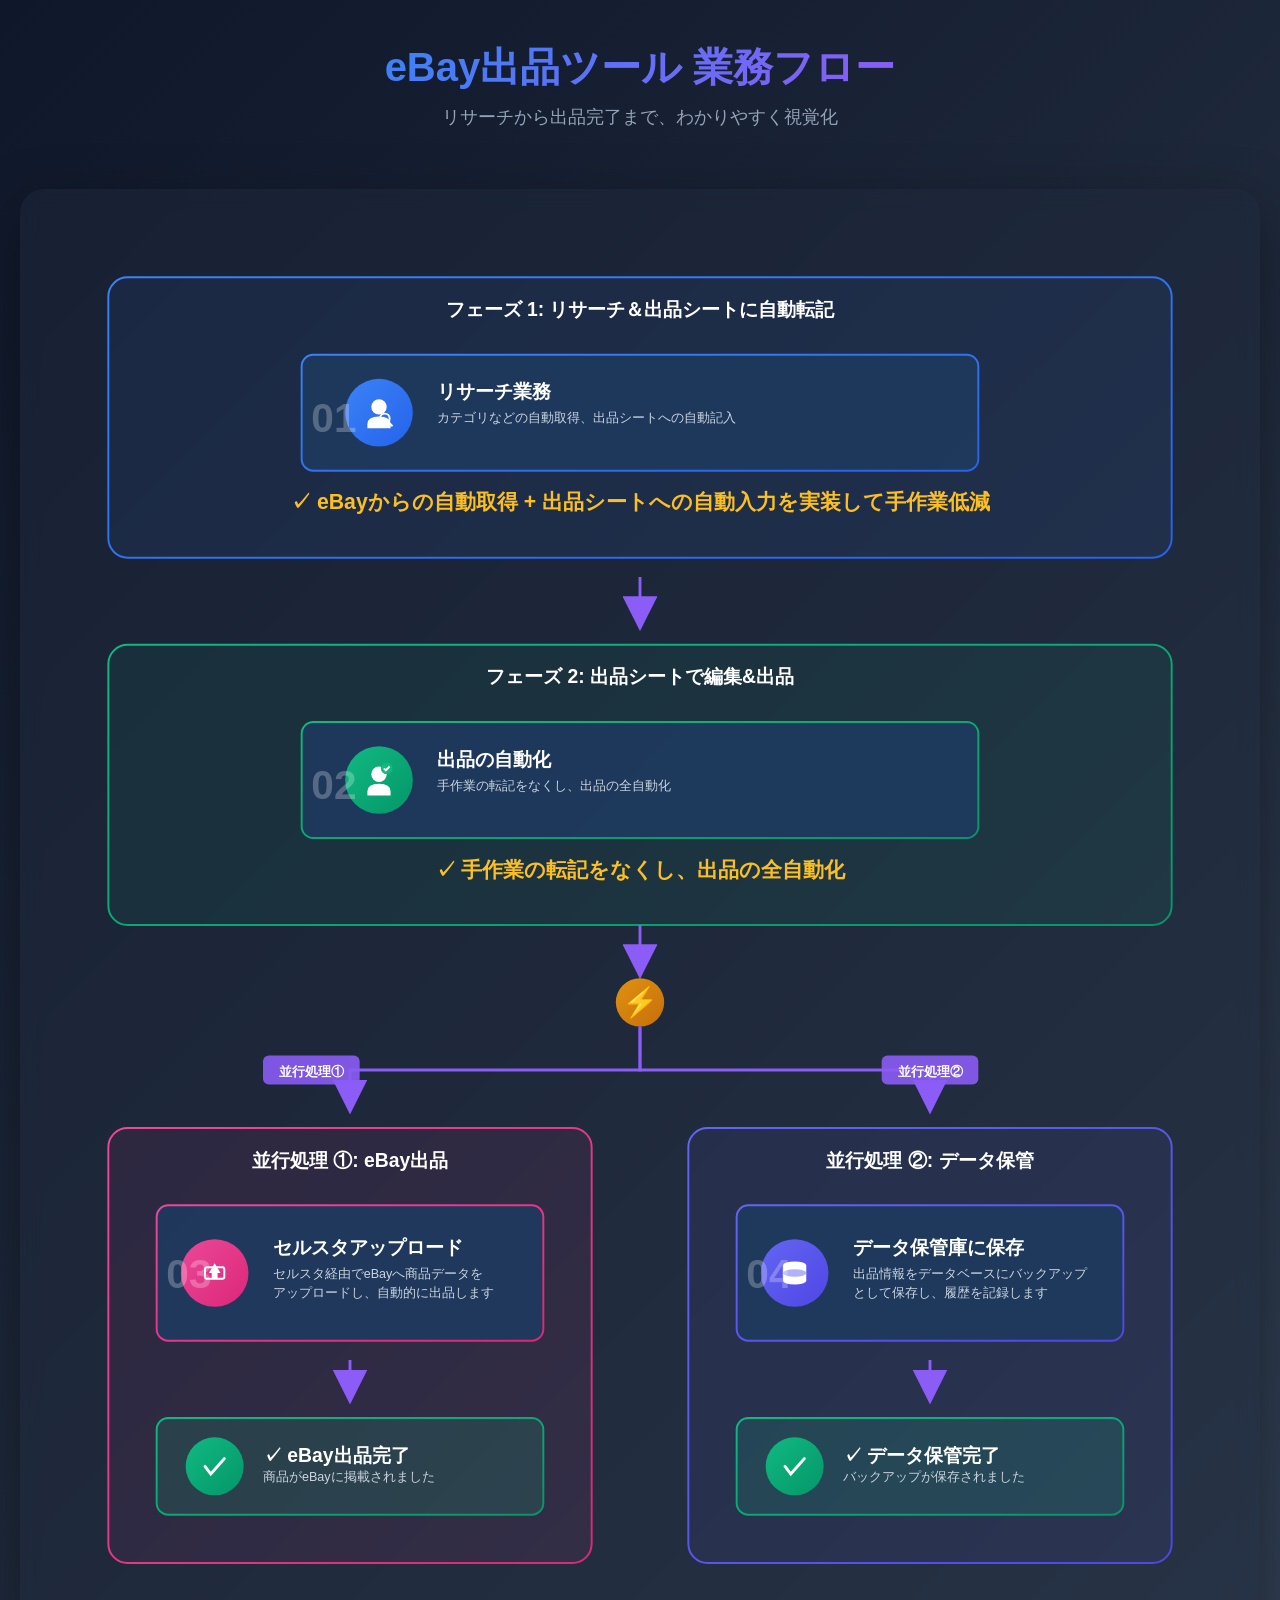
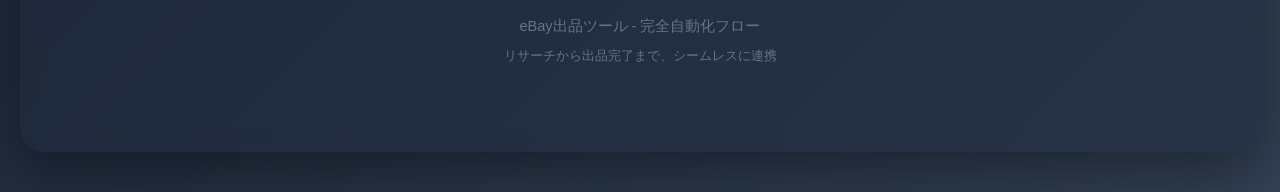
<file: projects/ebay-workflow/workflow-infographic.html>
<!DOCTYPE html>
<html lang="ja">
<head>
    <meta charset="UTF-8">
    <meta name="viewport" content="width=device-width, initial-scale=1.0">
    <title>eBay出品ツール - 業務フロー | インフォグラフィック</title>
    <style>
        * {
            margin: 0;
            padding: 0;
            box-sizing: border-box;
        }

        body {
            font-family: -apple-system, BlinkMacSystemFont, 'Segoe UI', 'Roboto', 'Helvetica Neue', Arial, sans-serif;
            background: linear-gradient(135deg, #0f172a 0%, #1e293b 50%, #334155 100%);
            min-height: 100vh;
            display: flex;
            flex-direction: column;
            align-items: center;
            padding: 40px 20px;
            color: #e2e8f0;
        }

        .header {
            text-align: center;
            margin-bottom: 60px;
            animation: fadeInDown 0.8s ease-out;
        }

        .header h1 {
            font-size: 2.5rem;
            font-weight: 700;
            color: #ffffff;
            margin-bottom: 10px;
            background: linear-gradient(135deg, #3b82f6 0%, #8b5cf6 100%);
            -webkit-background-clip: text;
            -webkit-text-fill-color: transparent;
            background-clip: text;
        }

        .header p {
            font-size: 1.1rem;
            color: #94a3b8;
        }

        .svg-container {
            width: 100%;
            max-width: 1400px;
            background: rgba(30, 41, 59, 0.5);
            border-radius: 24px;
            padding: 40px;
            box-shadow: 0 20px 60px rgba(0, 0, 0, 0.4);
            backdrop-filter: blur(10px);
            animation: fadeInUp 1s ease-out;
        }

        svg {
            width: 100%;
            height: auto;
        }

        @keyframes fadeInDown {
            from {
                opacity: 0;
                transform: translateY(-30px);
            }
            to {
                opacity: 1;
                transform: translateY(0);
            }
        }

        @keyframes fadeInUp {
            from {
                opacity: 0;
                transform: translateY(30px);
            }
            to {
                opacity: 1;
                transform: translateY(0);
            }
        }

        @media (max-width: 768px) {
            .header h1 {
                font-size: 1.8rem;
            }
            .svg-container {
                padding: 20px;
            }
        }
    </style>
</head>
<body>
    <div class="header">
        <h1>eBay出品ツール 業務フロー</h1>
        <p>リサーチから出品完了まで、わかりやすく視覚化</p>
    </div>

    <div class="svg-container">
        <svg viewBox="0 0 1200 1530" xmlns="http://www.w3.org/2000/svg">
            <defs>
                <!-- グラデーション定義 -->
                <linearGradient id="blueGradient" x1="0%" y1="0%" x2="100%" y2="100%">
                    <stop offset="0%" style="stop-color:#3b82f6;stop-opacity:1" />
                    <stop offset="100%" style="stop-color:#2563eb;stop-opacity:1" />
                </linearGradient>

                <linearGradient id="purpleGradient" x1="0%" y1="0%" x2="100%" y2="100%">
                    <stop offset="0%" style="stop-color:#8b5cf6;stop-opacity:1" />
                    <stop offset="100%" style="stop-color:#7c3aed;stop-opacity:1" />
                </linearGradient>

                <linearGradient id="greenGradient" x1="0%" y1="0%" x2="100%" y2="100%">
                    <stop offset="0%" style="stop-color:#10b981;stop-opacity:1" />
                    <stop offset="100%" style="stop-color:#059669;stop-opacity:1" />
                </linearGradient>

                <linearGradient id="orangeGradient" x1="0%" y1="0%" x2="100%" y2="100%">
                    <stop offset="0%" style="stop-color:#f59e0b;stop-opacity:1" />
                    <stop offset="100%" style="stop-color:#d97706;stop-opacity:1" />
                </linearGradient>

                <linearGradient id="pinkGradient" x1="0%" y1="0%" x2="100%" y2="100%">
                    <stop offset="0%" style="stop-color:#ec4899;stop-opacity:1" />
                    <stop offset="100%" style="stop-color:#db2777;stop-opacity:1" />
                </linearGradient>

                <linearGradient id="indigoGradient" x1="0%" y1="0%" x2="100%" y2="100%">
                    <stop offset="0%" style="stop-color:#6366f1;stop-opacity:1" />
                    <stop offset="100%" style="stop-color:#4f46e5;stop-opacity:1" />
                </linearGradient>

                <!-- 矢印マーカー -->
                <marker id="arrowhead" markerWidth="12" markerHeight="12" refX="10" refY="6" orient="auto">
                    <polygon points="0 0, 12 6, 0 12" fill="#8b5cf6" />
                </marker>

                <!-- スタイル定義 -->
                <style>
                    .phase-label {
                        font-family: Arial, sans-serif;
                        font-size: 20px;
                        font-weight: 700;
                        fill: #ffffff;
                    }

                    .step-number {
                        font-family: Arial, sans-serif;
                        font-size: 42px;
                        font-weight: 800;
                        fill: #ffffff;
                        opacity: 0.25;
                    }

                    .step-title {
                        font-family: Arial, sans-serif;
                        font-size: 20px;
                        font-weight: 700;
                        fill: #ffffff;
                    }

                    .step-desc {
                        font-family: Arial, sans-serif;
                        font-size: 13px;
                        font-weight: 400;
                        fill: #cbd5e1;
                    }

                    .flow-line {
                        stroke: #8b5cf6;
                        stroke-width: 3;
                        fill: none;
                        marker-end: url(#arrowhead);
                    }

                    .step-card {
                        transition: all 0.3s ease;
                        cursor: pointer;
                    }

                    .step-card:hover rect {
                        filter: brightness(1.15);
                    }

                    @keyframes pulse {
                        0%, 100% { opacity: 1; }
                        50% { opacity: 0.5; }
                    }

                    .pulse-ring {
                        animation: pulse 2s infinite;
                    }

                    .impact-text {
                        font-family: Arial, sans-serif;
                        font-size: 22px;
                        font-weight: 800;
                        fill: #fbbf24;
                    }
                </style>
            </defs>

            <!-- フェーズ1: リサーチ＆準備 -->
            <g id="phase1">
                <!-- 背景 -->
                <rect x="50" y="50" width="1100" height="290" rx="20" fill="rgba(59, 130, 246, 0.08)" stroke="url(#blueGradient)" stroke-width="2"/>

                <!-- フェーズタイトル -->
                <text class="phase-label" x="600" y="90" text-anchor="middle" fill="url(#blueGradient)">フェーズ 1: リサーチ＆出品シートに自動転記</text>

                <!-- ステップ1: リサーチ業務（統合） -->
                <g class="step-card">
                    <rect x="250" y="130" width="700" height="120" rx="12" fill="rgba(30, 58, 95, 0.9)" stroke="url(#blueGradient)" stroke-width="2"/>

                    <circle class="icon-circle" cx="330" cy="190" r="35" fill="url(#blueGradient)"/>
                    <g transform="translate(330, 190)">
                        <circle cx="0" cy="-6" r="8" fill="#ffffff"/>
                        <path d="M-12,12 Q-12,4 0,4 Q12,4 12,12 L12,16 L-12,16 Z" fill="#ffffff"/>
                        <circle cx="6" cy="6" r="5" fill="none" stroke="#ffffff" stroke-width="2"/>
                        <line x1="10" y1="10" x2="14" y2="14" stroke="#ffffff" stroke-width="2"/>
                    </g>

                    <text class="step-number" x="260" y="210">01</text>
                    <text class="step-title" x="390" y="175">リサーチ業務</text>
                    <text class="step-desc" x="390" y="200">カテゴリなどの自動取得、出品シートへの自動記入</text>
                </g>

                <!-- インパクトメッセージ -->
                <g>
                    <text class="impact-text" x="600" y="290" text-anchor="middle">✓ eBayからの自動取得 + 出品シートへの自動入力を実装して手作業低減</text>
                </g>
            </g>

            <!-- 矢印 -->
            <path class="flow-line" d="M 600 360 L 600 410"/>

            <!-- フェーズ2: 確認＆調整 -->
            <g id="phase2">
                <rect x="50" y="430" width="1100" height="290" rx="20" fill="rgba(16, 185, 129, 0.08)" stroke="url(#greenGradient)" stroke-width="2"/>

                <text class="phase-label" x="600" y="470" text-anchor="middle" fill="url(#greenGradient)">フェーズ 2: 出品シートで編集&出品</text>

                <!-- ステップ2: 出品の自動化（統合） -->
                <g class="step-card">
                    <rect x="250" y="510" width="700" height="120" rx="12" fill="rgba(30, 58, 95, 0.9)" stroke="url(#greenGradient)" stroke-width="2"/>

                    <circle class="icon-circle pulse-ring" cx="330" cy="570" r="35" fill="url(#greenGradient)"/>
                    <g transform="translate(330, 570)">
                        <circle cx="0" cy="-6" r="8" fill="#ffffff"/>
                        <path d="M-12,12 Q-12,4 0,4 Q12,4 12,12 L12,16 L-12,16 Z" fill="#ffffff"/>
                        <circle cx="8" cy="-12" r="6" fill="#10b981"/>
                        <path d="M5,-12 L7,-10 L11,-14" stroke="#ffffff" stroke-width="2" fill="none"/>
                    </g>

                    <text class="step-number" x="260" y="590">02</text>
                    <text class="step-title" x="390" y="555">出品の自動化</text>
                    <text class="step-desc" x="390" y="580">手作業の転記をなくし、出品の全自動化</text>
                </g>

                <!-- インパクトメッセージ -->
                <g>
                    <text class="impact-text" x="600" y="670" text-anchor="middle">✓ 手作業の転記をなくし、出品の全自動化</text>
                </g>
            </g>

            <!-- 分岐矢印 -->
            <path class="flow-line" d="M 600 720 L 600 770"/>

            <!-- 分岐ポイント -->
            <circle cx="600" cy="800" r="25" fill="url(#orangeGradient)" opacity="0.9"/>
            <text x="600" y="810" text-anchor="middle" font-size="30" font-weight="700" fill="#ffffff">⚡</text>

            <!-- 左右への分岐 -->
            <path class="flow-line" d="M 600 825 L 600 870 L 300 870 L 300 910"/>
            <path class="flow-line" d="M 600 825 L 600 870 L 900 870 L 900 910"/>

            <!-- 分岐ラベル -->
            <rect x="210" y="855" width="100" height="30" rx="6" fill="rgba(139, 92, 246, 0.9)"/>
            <text x="260" y="876" text-anchor="middle" font-size="13" font-weight="700" fill="#ffffff">並行処理①</text>

            <rect x="850" y="855" width="100" height="30" rx="6" fill="rgba(139, 92, 246, 0.9)"/>
            <text x="900" y="876" text-anchor="middle" font-size="13" font-weight="700" fill="#ffffff">並行処理②</text>

            <!-- フェーズ3: 並行処理 -->
            <g id="phase3">
                <!-- 左側: eBay出品 -->
                <g>
                    <rect x="50" y="930" width="500" height="450" rx="20" fill="rgba(236, 72, 153, 0.08)" stroke="url(#pinkGradient)" stroke-width="2"/>
                    <text class="phase-label" x="300" y="970" text-anchor="middle" fill="url(#pinkGradient)">並行処理 ①: eBay出品</text>

                    <!-- ステップ3: セルスタアップロード -->
                    <g class="step-card">
                        <rect x="100" y="1010" width="400" height="140" rx="12" fill="rgba(30, 58, 95, 0.9)" stroke="url(#pinkGradient)" stroke-width="2"/>

                        <circle class="icon-circle" cx="160" cy="1080" r="35" fill="url(#pinkGradient)"/>
                        <g transform="translate(160, 1080)">
                            <rect x="-10" y="-6" width="20" height="12" rx="2" fill="none" stroke="#ffffff" stroke-width="2"/>
                            <path d="M0,-10 L-6,0 L-3,0 L-3,6 L3,6 L3,0 L6,0 Z" fill="#ffffff"/>
                        </g>

                        <text class="step-number" x="110" y="1095">03</text>
                        <text class="step-title" x="220" y="1060">セルスタアップロード</text>
                        <text class="step-desc" x="220" y="1085">セルスタ経由でeBayへ商品データを</text>
                        <text class="step-desc" x="220" y="1105">アップロードし、自動的に出品します</text>
                    </g>

                    <path class="flow-line" d="M 300 1170 L 300 1210"/>

                    <!-- 完了 -->
                    <g class="step-card">
                        <rect x="100" y="1230" width="400" height="100" rx="12" fill="rgba(16, 185, 129, 0.15)" stroke="url(#greenGradient)" stroke-width="2"/>

                        <circle class="icon-circle" cx="160" cy="1280" r="30" fill="url(#greenGradient)"/>
                        <path d="M150,1280 L156,1288 L170,1272" stroke="#ffffff" stroke-width="3" fill="none" stroke-linecap="round"/>

                        <text class="step-title" x="210" y="1275" fill="#10b981">✓ eBay出品完了</text>
                        <text class="step-desc" x="210" y="1295">商品がeBayに掲載されました</text>
                    </g>
                </g>

                <!-- 右側: データ保管 -->
                <g>
                    <rect x="650" y="930" width="500" height="450" rx="20" fill="rgba(99, 102, 241, 0.08)" stroke="url(#indigoGradient)" stroke-width="2"/>
                    <text class="phase-label" x="900" y="970" text-anchor="middle" fill="url(#indigoGradient)">並行処理 ②: データ保管</text>

                    <!-- ステップ4: データベース保存 -->
                    <g class="step-card">
                        <rect x="700" y="1010" width="400" height="140" rx="12" fill="rgba(30, 58, 95, 0.9)" stroke="url(#indigoGradient)" stroke-width="2"/>

                        <circle class="icon-circle" cx="760" cy="1080" r="35" fill="url(#indigoGradient)"/>
                        <g transform="translate(760, 1080)">
                            <ellipse cx="0" cy="-8" rx="12" ry="4" fill="#ffffff"/>
                            <rect x="-12" y="-8" width="24" height="16" fill="#ffffff"/>
                            <ellipse cx="0" cy="8" rx="12" ry="4" fill="#ffffff"/>
                            <ellipse cx="0" cy="0" rx="12" ry="4" fill="#6366f1" opacity="0.5"/>
                        </g>

                        <text class="step-number" x="710" y="1095">04</text>
                        <text class="step-title" x="820" y="1060">データ保管庫に保存</text>
                        <text class="step-desc" x="820" y="1085">出品情報をデータベースにバックアップ</text>
                        <text class="step-desc" x="820" y="1105">として保存し、履歴を記録します</text>
                    </g>

                    <path class="flow-line" d="M 900 1170 L 900 1210"/>

                    <!-- 完了 -->
                    <g class="step-card">
                        <rect x="700" y="1230" width="400" height="100" rx="12" fill="rgba(16, 185, 129, 0.15)" stroke="url(#greenGradient)" stroke-width="2"/>

                        <circle class="icon-circle" cx="760" cy="1280" r="30" fill="url(#greenGradient)"/>
                        <path d="M750,1280 L756,1288 L770,1272" stroke="#ffffff" stroke-width="3" fill="none" stroke-linecap="round"/>

                        <text class="step-title" x="810" y="1275" fill="#10b981">✓ データ保管完了</text>
                        <text class="step-desc" x="810" y="1295">バックアップが保存されました</text>
                    </g>
                </g>
            </g>

            <!-- フッター -->
            <text x="600" y="1450" text-anchor="middle" font-size="15" fill="#64748b">eBay出品ツール - 完全自動化フロー</text>
            <text x="600" y="1480" text-anchor="middle" font-size="13" fill="#64748b">リサーチから出品完了まで、シームレスに連携</text>
        </svg>
    </div>

    <script>
        // インタラクティブ効果
        document.querySelectorAll('.step-card').forEach(card => {
            card.addEventListener('click', function() {
                const title = this.querySelector('.step-title');
                if (title) {
                    console.log('Step:', title.textContent);
                }
            });
        });
    </script>
</body>
</html>
</file>
<file: projects/ebay-workflow/style.css>
/* ==========================================
   リセット & ベーススタイル
   ========================================== */
* {
    margin: 0;
    padding: 0;
    box-sizing: border-box;
}

html {
    scroll-behavior: smooth;
}

body {
    font-family: -apple-system, BlinkMacSystemFont, 'Segoe UI', 'Roboto', 'Helvetica Neue', Arial, sans-serif;
    background: linear-gradient(135deg, #0f172a 0%, #1e293b 50%, #334155 100%);
    color: #e2e8f0;
    line-height: 1.6;
    overflow-x: hidden;
}

/* ==========================================
   プレゼンテーションコンテナ
   ========================================== */
.presentation {
    min-height: 100vh;
    display: flex;
    flex-direction: column;
}

/* ==========================================
   ヘッダー
   ========================================== */
.presentation-header {
    background: linear-gradient(135deg, #1e3a5f 0%, #2c5282 100%);
    padding: 30px 60px;
    display: flex;
    justify-content: space-between;
    align-items: center;
    border-bottom: 3px solid #3b82f6;
    box-shadow: 0 4px 20px rgba(0, 0, 0, 0.3);
}

.header-content h1 {
    font-size: 2rem;
    font-weight: 700;
    color: #ffffff;
    margin-bottom: 5px;
    letter-spacing: -0.5px;
}

.header-content .subtitle {
    font-size: 1rem;
    color: #93c5fd;
    font-weight: 400;
}

.header-meta {
    font-size: 0.9rem;
    color: #93c5fd;
    font-weight: 500;
}

/* ==========================================
   メインコンテンツ
   ========================================== */
.presentation-main {
    flex: 1;
    padding: 40px 60px;
}

/* ==========================================
   2カラムレイアウト
   ========================================== */
.two-column-layout {
    display: grid;
    grid-template-columns: 380px 1fr;
    gap: 40px;
    max-width: 1800px;
    margin: 0 auto;
}

/* ==========================================
   左カラム: プロセス概要
   ========================================== */
.process-overview {
    background: linear-gradient(135deg, rgba(30, 58, 95, 0.4) 0%, rgba(44, 82, 130, 0.2) 100%);
    padding: 40px 30px;
    border-radius: 20px;
    border: 2px solid rgba(59, 130, 246, 0.3);
    box-shadow: 0 10px 40px rgba(0, 0, 0, 0.3);
    height: fit-content;
    position: sticky;
    top: 40px;
}

.overview-title {
    font-size: 1.5rem;
    font-weight: 700;
    color: #ffffff;
    margin-bottom: 30px;
    padding-bottom: 15px;
    border-bottom: 3px solid #3b82f6;
    position: relative;
}

.overview-title::after {
    content: '';
    position: absolute;
    bottom: -3px;
    left: 0;
    width: 80px;
    height: 3px;
    background: linear-gradient(90deg, #3b82f6 0%, #8b5cf6 100%);
}

.process-list {
    display: flex;
    flex-direction: column;
    gap: 20px;
}

.process-step {
    background: linear-gradient(135deg, rgba(30, 58, 95, 0.6) 0%, rgba(44, 82, 130, 0.4) 100%);
    padding: 20px;
    border-radius: 12px;
    border: 2px solid rgba(59, 130, 246, 0.3);
    display: flex;
    gap: 15px;
    align-items: flex-start;
    transition: all 0.3s ease;
    position: relative;
    overflow: hidden;
}

.process-step::before {
    content: '';
    position: absolute;
    top: 0;
    left: 0;
    right: 0;
    height: 3px;
    background: linear-gradient(90deg, #3b82f6 0%, #8b5cf6 100%);
    transform: scaleX(0);
    transform-origin: left;
    transition: transform 0.3s ease;
}

.process-step:hover::before {
    transform: scaleX(1);
}

.process-step:hover {
    transform: translateX(5px);
    border-color: #3b82f6;
    box-shadow: 0 4px 20px rgba(59, 130, 246, 0.3);
}

.process-step.highlight {
    background: linear-gradient(135deg, rgba(59, 130, 246, 0.25) 0%, rgba(139, 92, 246, 0.25) 100%);
    border-color: #8b5cf6;
}

.step-number {
    font-size: 2rem;
    font-weight: 800;
    color: #3b82f6;
    line-height: 1;
    opacity: 0.4;
    min-width: 50px;
}

.step-content h3 {
    font-size: 1.05rem;
    font-weight: 700;
    color: #ffffff;
    margin-bottom: 8px;
}

.step-content p {
    font-size: 0.9rem;
    color: #cbd5e1;
    line-height: 1.5;
}

/* ==========================================
   右カラム: ビジュアルフロー
   ========================================== */
.visual-flow {
    background: linear-gradient(135deg, rgba(30, 58, 95, 0.4) 0%, rgba(44, 82, 130, 0.2) 100%);
    padding: 40px;
    border-radius: 20px;
    border: 2px solid rgba(59, 130, 246, 0.3);
    box-shadow: 0 10px 40px rgba(0, 0, 0, 0.3);
}

.flow-title {
    font-size: 1.5rem;
    font-weight: 700;
    color: #ffffff;
    margin-bottom: 30px;
    padding-bottom: 15px;
    border-bottom: 3px solid #3b82f6;
    position: relative;
}

.flow-title::after {
    content: '';
    position: absolute;
    bottom: -3px;
    left: 0;
    width: 100px;
    height: 3px;
    background: linear-gradient(90deg, #3b82f6 0%, #8b5cf6 100%);
}

/* フローステップ */
.flow-step {
    display: flex;
    align-items: center;
    gap: 25px;
    padding: 30px;
    background: linear-gradient(135deg, rgba(30, 58, 95, 0.6) 0%, rgba(44, 82, 130, 0.4) 100%);
    border-radius: 16px;
    border: 2px solid rgba(59, 130, 246, 0.3);
    margin: 0 auto 20px;
    max-width: 600px;
    transition: all 0.3s ease;
}

.flow-step:hover {
    transform: translateY(-3px);
    box-shadow: 0 8px 30px rgba(59, 130, 246, 0.4);
    border-color: #3b82f6;
}

/* アイコン */
.step-icon-large {
    width: 80px;
    height: 80px;
    border-radius: 50%;
    display: flex;
    align-items: center;
    justify-content: center;
    flex-shrink: 0;
    box-shadow: 0 6px 20px rgba(0, 0, 0, 0.3);
    transition: all 0.3s ease;
}

.flow-step:hover .step-icon-large {
    transform: scale(1.1);
}

.step-icon-large svg {
    width: 45px;
    height: 45px;
}

/* アイコンカラーバリエーション */
.step-icon-large.blue {
    background: linear-gradient(135deg, #3b82f6 0%, #2563eb 100%);
}

.step-icon-large.purple {
    background: linear-gradient(135deg, #8b5cf6 0%, #7c3aed 100%);
}

.step-icon-large.green {
    background: linear-gradient(135deg, #10b981 0%, #059669 100%);
}

.step-icon-large.orange {
    background: linear-gradient(135deg, #f59e0b 0%, #d97706 100%);
}

.step-icon-large.pink {
    background: linear-gradient(135deg, #ec4899 0%, #db2777 100%);
}

.step-icon-large.indigo {
    background: linear-gradient(135deg, #6366f1 0%, #4f46e5 100%);
}

.step-icon-large.success {
    background: linear-gradient(135deg, #10b981 0%, #059669 100%);
}

/* ステップ情報 */
.step-info {
    flex: 1;
}

.step-info h3 {
    font-size: 1.3rem;
    font-weight: 700;
    color: #ffffff;
    margin-bottom: 8px;
}

.step-info p {
    font-size: 1rem;
    color: #cbd5e1;
    line-height: 1.6;
}

/* 矢印コネクター */
.flow-arrow {
    display: flex;
    flex-direction: column;
    align-items: center;
    margin: 15px 0;
    position: relative;
}

.arrow-line {
    width: 4px;
    height: 50px;
    background: linear-gradient(180deg, #3b82f6 0%, #8b5cf6 100%);
    position: relative;
}

.arrow-head {
    width: 0;
    height: 0;
    border-left: 12px solid transparent;
    border-right: 12px solid transparent;
    border-top: 15px solid #8b5cf6;
    margin-top: -2px;
}

.arrow-label {
    position: absolute;
    left: 50%;
    top: 50%;
    transform: translate(calc(-50% + 40px), -50%);
    background: linear-gradient(135deg, #1e3a5f 0%, #2c5282 100%);
    color: #93c5fd;
    padding: 8px 16px;
    border-radius: 8px;
    font-weight: 700;
    font-size: 0.9rem;
    border: 2px solid #3b82f6;
    white-space: nowrap;
    box-shadow: 0 4px 12px rgba(0, 0, 0, 0.3);
}

/* 分岐点 */
.flow-step.branch-point {
    background: linear-gradient(135deg, rgba(245, 158, 11, 0.3) 0%, rgba(217, 119, 6, 0.2) 100%);
    border-color: #f59e0b;
}

/* 分岐矢印 */
.branch-arrows {
    display: flex;
    justify-content: center;
    gap: 200px;
    margin: 30px 0;
    position: relative;
}

.branch-arrows::before {
    content: '';
    position: absolute;
    top: 0;
    left: 50%;
    transform: translateX(-50%);
    width: 4px;
    height: 40px;
    background: linear-gradient(180deg, #f59e0b 0%, transparent 100%);
}

.branch-left,
.branch-right {
    display: flex;
    flex-direction: column;
    align-items: center;
    position: relative;
}

.branch-left .arrow-line,
.branch-right .arrow-line {
    width: 4px;
    height: 60px;
    background: linear-gradient(180deg, #3b82f6 0%, #8b5cf6 100%);
}

.branch-left .arrow-head,
.branch-right .arrow-head {
    width: 0;
    height: 0;
    border-left: 12px solid transparent;
    border-right: 12px solid transparent;
    border-top: 15px solid #8b5cf6;
    margin-top: -2px;
}

.branch-left .arrow-label,
.branch-right .arrow-label {
    position: absolute;
    top: 30px;
    background: linear-gradient(135deg, #1e3a5f 0%, #2c5282 100%);
    color: #93c5fd;
    padding: 6px 12px;
    border-radius: 6px;
    font-weight: 700;
    font-size: 0.85rem;
    border: 2px solid #3b82f6;
    white-space: nowrap;
    box-shadow: 0 4px 12px rgba(0, 0, 0, 0.3);
}

.branch-left .arrow-label {
    left: -80px;
}

.branch-right .arrow-label {
    right: -80px;
}

/* 並行処理 */
.parallel-flow {
    display: grid;
    grid-template-columns: 1fr 1fr;
    gap: 40px;
    margin-top: 20px;
}

.parallel-path {
    display: flex;
    flex-direction: column;
    gap: 15px;
}

/* 小さい矢印 */
.flow-arrow-small {
    display: flex;
    flex-direction: column;
    align-items: center;
    margin: 10px 0;
}

.flow-arrow-small .arrow-line {
    width: 4px;
    height: 40px;
    background: linear-gradient(180deg, #3b82f6 0%, #8b5cf6 100%);
}

.flow-arrow-small .arrow-head {
    width: 0;
    height: 0;
    border-left: 10px solid transparent;
    border-right: 10px solid transparent;
    border-top: 12px solid #8b5cf6;
    margin-top: -2px;
}

/* ==========================================
   フッター
   ========================================== */
.presentation-footer {
    background: linear-gradient(135deg, #1e3a5f 0%, #2c5282 100%);
    padding: 25px 60px;
    display: flex;
    justify-content: space-between;
    align-items: center;
    border-top: 3px solid #3b82f6;
    box-shadow: 0 -4px 20px rgba(0, 0, 0, 0.3);
}

.footer-left,
.footer-right {
    font-size: 0.9rem;
    color: #93c5fd;
    font-weight: 500;
}

.footer-right {
    text-transform: uppercase;
    letter-spacing: 1px;
    font-weight: 600;
}

/* ==========================================
   レスポンシブデザイン
   ========================================== */
@media (max-width: 1400px) {
    .two-column-layout {
        grid-template-columns: 340px 1fr;
        gap: 30px;
    }

    .process-overview {
        padding: 30px 25px;
    }

    .visual-flow {
        padding: 30px;
    }
}

@media (max-width: 1200px) {
    .two-column-layout {
        grid-template-columns: 1fr;
        gap: 40px;
    }

    .process-overview {
        position: static;
    }

    .parallel-flow {
        grid-template-columns: 1fr;
        gap: 30px;
    }

    .branch-arrows {
        gap: 0;
        flex-direction: column;
        align-items: center;
    }

    .branch-left .arrow-label,
    .branch-right .arrow-label {
        position: static;
        margin-top: 10px;
    }
}

@media (max-width: 768px) {
    .presentation-header {
        padding: 20px 30px;
        flex-direction: column;
        text-align: center;
        gap: 15px;
    }

    .header-content h1 {
        font-size: 1.5rem;
    }

    .presentation-main {
        padding: 30px 20px;
    }

    .process-overview,
    .visual-flow {
        padding: 25px 20px;
    }

    .process-list {
        gap: 15px;
    }

    .process-step {
        padding: 15px;
    }

    .step-number {
        font-size: 1.5rem;
        min-width: 40px;
    }

    .step-content h3 {
        font-size: 0.95rem;
    }

    .step-content p {
        font-size: 0.85rem;
    }

    .flow-step {
        flex-direction: column;
        padding: 20px;
        text-align: center;
    }

    .step-icon-large {
        width: 70px;
        height: 70px;
    }

    .step-icon-large svg {
        width: 40px;
        height: 40px;
    }

    .step-info h3 {
        font-size: 1.1rem;
    }

    .step-info p {
        font-size: 0.9rem;
    }

    .arrow-label {
        transform: translate(-50%, -50%);
        left: 50%;
        font-size: 0.8rem;
        padding: 6px 12px;
    }

    .branch-arrows {
        gap: 20px;
    }

    .presentation-footer {
        padding: 20px 30px;
        flex-direction: column;
        gap: 10px;
        text-align: center;
    }
}

/* ==========================================
   印刷用スタイル
   ========================================== */
@media print {
    body {
        background: white;
    }

    .presentation {
        background: white;
    }

    .two-column-layout {
        grid-template-columns: 1fr;
    }

    .process-overview {
        page-break-after: always;
    }

    .presentation-header,
    .presentation-footer {
        background: #1e3a5f;
        -webkit-print-color-adjust: exact;
        print-color-adjust: exact;
    }
}

/* ==========================================
   アクセシビリティ
   ========================================== */
@media (prefers-reduced-motion: reduce) {
    *,
    *::before,
    *::after {
        animation-duration: 0.01ms !important;
        animation-iteration-count: 1 !important;
        transition-duration: 0.01ms !important;
    }
}

/* ==========================================
   スクロールバーのカスタマイズ
   ========================================== */
::-webkit-scrollbar {
    width: 12px;
}

::-webkit-scrollbar-track {
    background: #0f172a;
}

::-webkit-scrollbar-thumb {
    background: linear-gradient(135deg, #3b82f6 0%, #8b5cf6 100%);
    border-radius: 6px;
}

::-webkit-scrollbar-thumb:hover {
    background: linear-gradient(135deg, #2563eb 0%, #7c3aed 100%);
}
</file>
